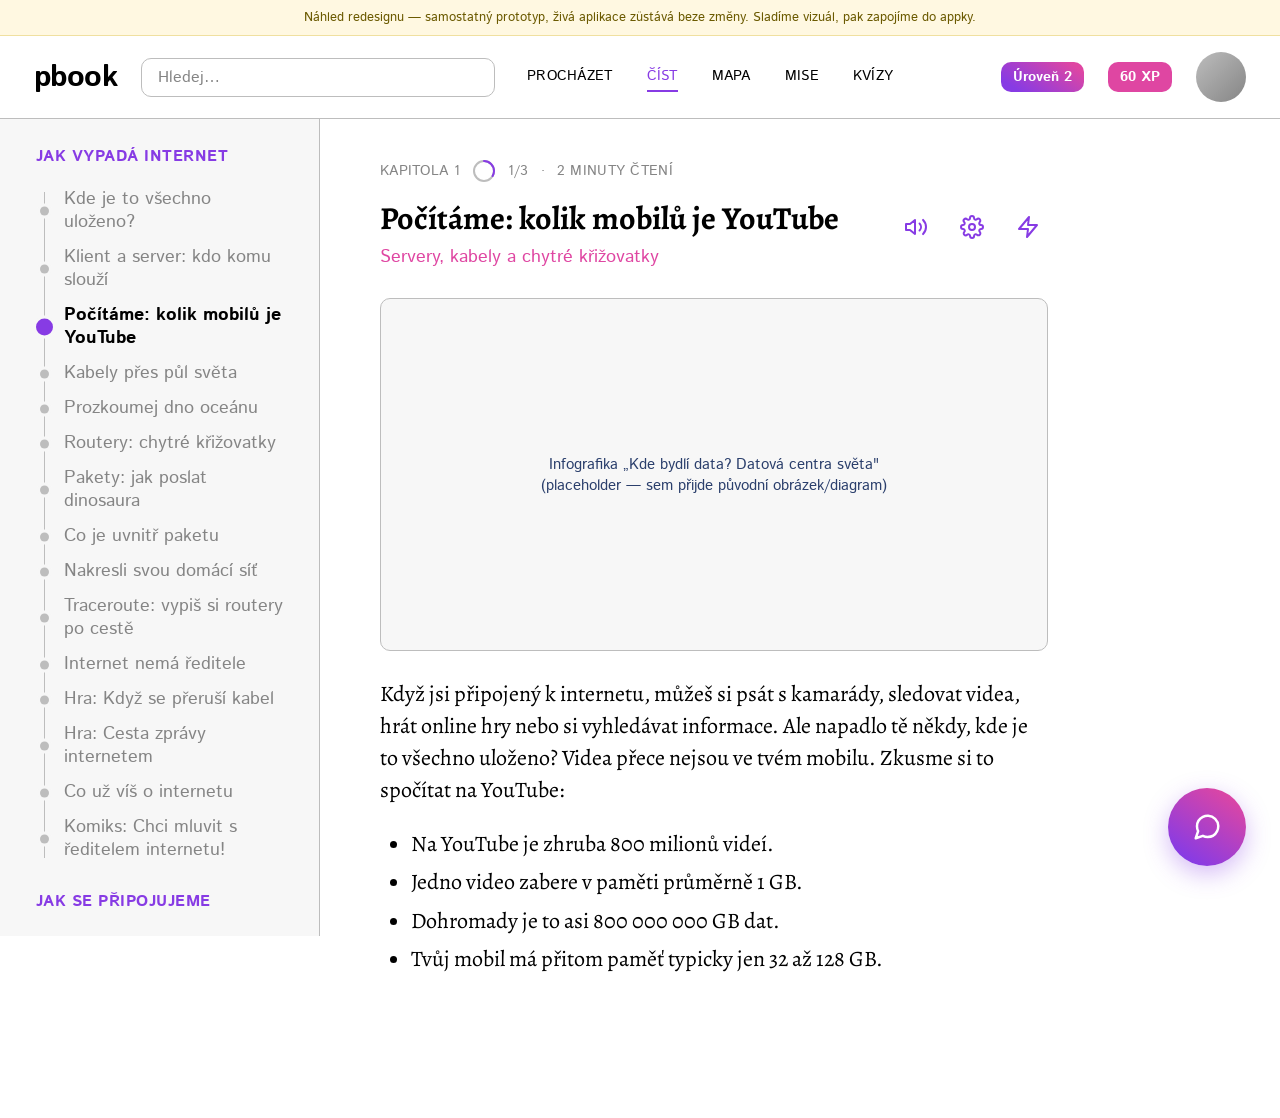
<file: redesign/reading.html>
<!DOCTYPE html>
<html lang="cs">
<head>
<meta charset="utf-8">
<meta name="viewport" content="width=device-width, initial-scale=1, viewport-fit=cover">
<title>pbook — redesign (náhled čtecí stránky)</title>
<meta name="robots" content="noindex">
<!-- Fonty z Figmy: Alegreya (serif, obsah) + Istok Web (sans, UI). latin-ext kvůli češtině, font-display: swap. -->
<link rel="preconnect" href="https://fonts.googleapis.com">
<link rel="preconnect" href="https://fonts.gstatic.com" crossorigin>
<link href="https://fonts.googleapis.com/css2?family=Alegreya:ital,wght@0,400;0,500;0,700;0,800&family=Istok+Web:wght@400;700&display=swap&subset=latin-ext" rel="stylesheet">
<style>
/* =========================================================================
   pbook redesign — design tokeny z Figmy (file 01yQTQ2aTXKf9f8T41sz31, frame 1:2)
   Náhledová stránka. NEZASAHUJE do živé aplikace — čistě vizuální prototyp,
   na kterém sladíme grafiku, než ji zapojíme do js/app.js.
   ========================================================================= */
:root {
  /* Barvy */
  --pb-white:      #FFFFFF;
  --pb-grey5:      #F7F7F7;   /* pozadí sidebaru */
  --pb-grey25:     #BDBDBD;   /* neaktivní tečky, jemné bordery */
  --pb-grey50:     #858585;   /* sekundární / meta text (jen ≥14px allcaps) */
  --pb-grey50-aa:  #6B6B6B;   /* tmavší varianta pro delší sekundární text (WCAG AA ~5:1) */
  --pb-black:      #000000;
  --pb-pink:       #DF46A2;   /* akcent: podtitul, XP, kvíz */
  --pb-violet:     #873BE4;   /* akcent: TOC nadpisy, aktivní TOC, Úroveň */
  --pb-dark-blue:  #2B3F6C;   /* doplňkový akcent (infografiky) */

  /* Gradienty (odečteno z Figma design contextu) */
  --pb-gradient-1:     linear-gradient(34deg, #873BE4 15%, #DF46A2 89%);      /* FAB, pilulky */
  --pb-gradient-light: linear-gradient(43deg, #EFE3FF 15%, #FFE4F5 89%);      /* karta kvízu */

  /* Typografie */
  --pb-serif: 'Alegreya', Georgia, 'Times New Roman', serif;
  --pb-sans:  'Istok Web', -apple-system, BlinkMacSystemFont, 'Segoe UI', Roboto, sans-serif;

  /* Rozměry (z Figmy) */
  --pb-topbar-h: 83px;
  --pb-sidebar-w: 537px;
  --pb-content-w: 668px;
  --pb-radius: 10px;
  --pb-radius-lg: 14px;
}

* { box-sizing: border-box; }
html, body { margin: 0; padding: 0; }
body {
  font-family: var(--pb-sans);
  color: var(--pb-black);
  background: var(--pb-white);
  -webkit-font-smoothing: antialiased;
}

/* ============================== TOP BAR ============================== */
.pb-topbar {
  position: sticky; top: 0; z-index: 50;
  height: var(--pb-topbar-h);
  background: var(--pb-white);
  border-bottom: 1px solid var(--pb-grey25);
  display: flex; align-items: center;
  gap: 24px;
  padding: 0 34px;
}
.pb-logo {
  font-family: var(--pb-sans);
  font-weight: 700;
  font-size: 30px;
  letter-spacing: -0.02em;
  color: var(--pb-black);
  text-decoration: none;
  flex: 0 0 auto;
}
.pb-search {
  flex: 0 1 354px;
  height: 39px;
  border: 1px solid var(--pb-grey25);
  border-radius: var(--pb-radius);
  padding: 0 16px;
  font-family: var(--pb-sans);
  font-size: 16px;
  color: var(--pb-black);
  background: var(--pb-white);
}
.pb-search::placeholder { color: var(--pb-grey50); }
.pb-nav {
  display: flex; gap: 34px; align-items: center;
  margin-left: 8px;
}
.pb-nav a {
  font-family: var(--pb-sans);
  font-size: 14px;
  text-transform: uppercase;
  letter-spacing: 0.02em;
  color: var(--pb-black);
  text-decoration: none;
  padding: 4px 0;
  border-bottom: 2px solid transparent;
  transition: color .15s, border-color .15s;
}
.pb-nav a:hover { color: var(--pb-violet); }
.pb-nav a.active { color: var(--pb-violet); border-bottom-color: var(--pb-violet); }
.pb-spacer { flex: 1 1 auto; }
.pb-pill {
  font-family: var(--pb-sans);
  font-weight: 700;
  font-size: 14px;
  color: var(--pb-white);
  border-radius: var(--pb-radius);
  padding: 5px 12px;
  white-space: nowrap;
}
.pb-pill--level { background: var(--pb-gradient-1); }
.pb-pill--xp    { background: var(--pb-pink); }
.pb-avatar {
  width: 50px; height: 50px; border-radius: 50%;
  background: linear-gradient(135deg, #BDBDBD, #858585);
  flex: 0 0 auto;
  border: none;
}

/* ============================== LAYOUT ============================== */
.pb-shell {
  display: grid;
  grid-template-columns: var(--pb-sidebar-w) 1fr;
  align-items: start;
}
@media (max-width: 1280px) { .pb-shell { grid-template-columns: 320px 1fr; } }

/* ============================== SIDEBAR ============================== */
.pb-sidebar {
  position: sticky; top: var(--pb-topbar-h);
  height: calc(100vh - var(--pb-topbar-h));
  overflow-y: auto;
  background: var(--pb-grey5);
  border-right: 1px solid var(--pb-grey25);
  padding: 26px 36px 32px;
}
.pb-toc-chapter {
  font-family: var(--pb-sans);
  font-size: 16px;
  text-transform: uppercase;
  letter-spacing: 0.03em;
  color: var(--pb-violet);
  margin: 22px 0 14px;
}
.pb-toc-chapter:first-child { margin-top: 0; }
.pb-toc {
  list-style: none; margin: 0; padding: 0;
  position: relative;
}
/* svislá timeline linka */
.pb-toc::before {
  content: ""; position: absolute;
  left: 8px; top: 10px; bottom: 10px;
  width: 1px; background: var(--pb-grey25);
}
.pb-toc li { position: relative; padding: 6px 0 6px 28px; }
.pb-toc li::before {
  content: ""; position: absolute;
  left: 4px; top: 50%; transform: translateY(-50%);
  width: 9px; height: 9px; border-radius: 50%;
  background: var(--pb-grey25);
  box-shadow: 0 0 0 3px var(--pb-grey5);
}
.pb-toc a {
  font-family: var(--pb-sans);
  font-size: 18px;
  color: var(--pb-grey50);
  text-decoration: none;
  line-height: 1.25;
  transition: color .15s;
}
.pb-toc a:hover { color: var(--pb-violet); }
.pb-toc li.active::before {
  width: 17px; height: 17px;
  left: 0;
  background: var(--pb-violet);
}
.pb-toc li.active { padding-left: 28px; }
.pb-toc li.active a { color: var(--pb-black); font-weight: 700; }

/* karta Rychlý kvíz */
.pb-quiz {
  margin-top: 30px;
  background: var(--pb-gradient-light);
  border: 1px solid var(--pb-white);
  border-radius: var(--pb-radius);
  padding: 22px 24px 20px;
}
.pb-quiz__label {
  font-family: var(--pb-sans);
  font-size: 14px; text-transform: uppercase;
  letter-spacing: 0.04em; color: var(--pb-pink);
  margin: 0 0 10px;
}
.pb-quiz__q {
  font-family: var(--pb-serif);
  font-weight: 700; font-size: 25px;
  color: var(--pb-black);
  margin: 0 0 18px; line-height: 1.15;
}
.pb-quiz__form {
  display: flex; align-items: center; gap: 8px;
  background: var(--pb-white);
  border-radius: var(--pb-radius);
  padding: 6px 6px 6px 16px;
}
.pb-quiz__form input {
  flex: 1; border: none; outline: none; background: transparent;
  font-family: var(--pb-sans); font-size: 16px;
}
.pb-quiz__send {
  width: 30px; height: 30px; border-radius: var(--pb-radius);
  background: var(--pb-pink); border: none; cursor: pointer;
  display: grid; place-items: center; flex: 0 0 auto;
}

/* ============================== ČLÁNEK ============================== */
.pb-article {
  padding: 40px 60px 120px;
  max-width: calc(var(--pb-content-w) + 120px);
}
.pb-meta {
  display: flex; align-items: center; gap: 12px;
  font-family: var(--pb-sans); font-size: 14px;
  text-transform: uppercase; color: var(--pb-grey50);
  letter-spacing: 0.02em;
  margin-bottom: 18px;
}
.pb-progress-ring { display: inline-flex; }
.pb-article__head { display: flex; align-items: flex-start; gap: 20px; }
.pb-article__titles { flex: 1; min-width: 0; }
.pb-h1 {
  font-family: var(--pb-serif);
  font-weight: 700; font-size: 32px;
  color: var(--pb-black); margin: 0 0 8px; line-height: 1.1;
}
.pb-subtitle {
  font-family: var(--pb-sans); font-size: 18px;
  color: var(--pb-pink); margin: 0;
}
.pb-actions { display: flex; gap: 16px; padding-top: 6px; }
.pb-action {
  width: 40px; height: 40px; border-radius: 50%;
  border: none; background: transparent; cursor: pointer;
  color: var(--pb-violet);
  display: grid; place-items: center;
  transition: background .15s;
}
.pb-action:hover { background: rgba(135,59,228,.1); }
.pb-action svg { width: 24px; height: 24px; }

.pb-figure {
  margin: 28px 0;
  border: 1px solid var(--pb-grey25);
  border-radius: var(--pb-radius);
  background: var(--pb-grey5);
  aspect-ratio: 668 / 353;
  display: grid; place-items: center;
  color: var(--pb-dark-blue);
  font-family: var(--pb-sans); font-size: 15px;
  text-align: center;
}
.pb-body {
  font-family: var(--pb-serif);
  font-size: 22px; line-height: 1.45;
  color: var(--pb-black);
  max-width: var(--pb-content-w);
}
.pb-body p { margin: 0 0 1em; }
.pb-body ul { margin: 0 0 1em; padding-left: 1.4em; }
.pb-body li { margin-bottom: .3em; }

/* ============================== FAB CHATBOT ============================== */
.pb-fab {
  position: fixed; right: 34px; bottom: 34px; z-index: 60;
  width: 78px; height: 78px; border-radius: 50%;
  background: var(--pb-gradient-1);
  border: none; cursor: pointer;
  display: grid; place-items: center;
  color: var(--pb-white);
  box-shadow: 0 8px 24px rgba(135,59,228,.35);
  transition: transform .15s;
}
.pb-fab:hover { transform: scale(1.06); }
.pb-fab svg { width: 30px; height: 30px; }

/* Náhledová lišta nahoře stránky (jen pro tento prototyp) */
.pb-note {
  background: #FFF8E1; border-bottom: 1px solid #F0E0A0;
  font-family: var(--pb-sans); font-size: 13px; color: #6B5A00;
  padding: 8px 34px; text-align: center;
}
</style>
</head>
<body>

<div class="pb-note">Náhled redesignu — samostatný prototyp, živá aplikace zůstává beze změny. Sladíme vizuál, pak zapojíme do appky.</div>

<!-- ============================== TOP BAR ============================== -->
<header class="pb-topbar">
  <a href="#" class="pb-logo">pbook</a>
  <input class="pb-search" type="search" placeholder="Hledej…" aria-label="Hledat">
  <nav class="pb-nav" aria-label="Hlavní menu">
    <a href="#">Procházet</a>
    <a href="#" class="active">Číst</a>
    <a href="#">Mapa</a>
    <a href="#">Mise</a>
    <a href="#">Kvízy</a>
  </nav>
  <span class="pb-spacer"></span>
  <span class="pb-pill pb-pill--level">Úroveň 2</span>
  <span class="pb-pill pb-pill--xp">60 XP</span>
  <button class="pb-avatar" aria-label="Profil"></button>
</header>

<!-- ============================== LAYOUT ============================== -->
<div class="pb-shell">

  <!-- SIDEBAR -->
  <aside class="pb-sidebar">
    <nav aria-label="Obsah">
      <h2 class="pb-toc-chapter">Jak vypadá internet</h2>
      <ul class="pb-toc">
        <li><a href="#">Kde je to všechno uloženo?</a></li>
        <li><a href="#">Klient a server: kdo komu slouží</a></li>
        <li class="active"><a href="#" aria-current="true">Počítáme: kolik mobilů je YouTube</a></li>
        <li><a href="#">Kabely přes půl světa</a></li>
        <li><a href="#">Prozkoumej dno oceánu</a></li>
        <li><a href="#">Routery: chytré křižovatky</a></li>
        <li><a href="#">Pakety: jak poslat dinosaura</a></li>
        <li><a href="#">Co je uvnitř paketu</a></li>
        <li><a href="#">Nakresli svou domácí síť</a></li>
        <li><a href="#">Traceroute: vypiš si routery po cestě</a></li>
        <li><a href="#">Internet nemá ředitele</a></li>
        <li><a href="#">Hra: Když se přeruší kabel</a></li>
        <li><a href="#">Hra: Cesta zprávy internetem</a></li>
        <li><a href="#">Co už víš o internetu</a></li>
        <li><a href="#">Komiks: Chci mluvit s ředitelem internetu!</a></li>
      </ul>

      <h2 class="pb-toc-chapter">Jak se připojujeme</h2>
      <ul class="pb-toc">
        <li><a href="#">Wi-Fi a router: odkud se bere signál</a></li>
        <li><a href="#">Přenosová rychlost, ping a jitter</a></li>
      </ul>
    </nav>

    <!-- Karta Rychlý kvíz -->
    <section class="pb-quiz" aria-label="Rychlý kvíz">
      <p class="pb-quiz__label">Rychlý kvíz</p>
      <h3 class="pb-quiz__q">Kolik mobilů je YouTube?</h3>
      <form class="pb-quiz__form" onsubmit="return false">
        <input type="text" placeholder="Tvoje odpověď…" aria-label="Odpověď na kvíz">
        <button class="pb-quiz__send" aria-label="Odeslat odpověď">
          <svg viewBox="0 0 24 24" width="18" height="18" fill="none" stroke="#fff" stroke-width="2" stroke-linecap="round" stroke-linejoin="round"><line x1="22" y1="2" x2="11" y2="13"></line><polygon points="22 2 15 22 11 13 2 9 22 2"></polygon></svg>
        </button>
      </form>
    </section>
  </aside>

  <!-- ČLÁNEK -->
  <main class="pb-article">
    <div class="pb-meta">
      <span>Kapitola 1</span>
      <span class="pb-progress-ring" aria-label="Článek 1 ze 3">
        <svg width="24" height="24" viewBox="0 0 24 24">
          <circle cx="12" cy="12" r="10" fill="none" stroke="#BDBDBD" stroke-width="2"></circle>
          <circle cx="12" cy="12" r="10" fill="none" stroke="#873BE4" stroke-width="2"
                  stroke-dasharray="62.8" stroke-dashoffset="41.9" transform="rotate(-90 12 12)" stroke-linecap="round"></circle>
        </svg>
      </span>
      <span>1/3</span>
      <span>·</span>
      <span>2 minuty čtení</span>
    </div>

    <div class="pb-article__head">
      <div class="pb-article__titles">
        <h1 class="pb-h1">Počítáme: kolik mobilů je YouTube</h1>
        <p class="pb-subtitle">Servery, kabely a chytré křižovatky</p>
      </div>
      <div class="pb-actions">
        <!-- Audio verze -->
        <button class="pb-action" aria-label="Přehrát audioverzi" title="Audioverze">
          <svg viewBox="0 0 24 24" fill="none" stroke="currentColor" stroke-width="2" stroke-linecap="round" stroke-linejoin="round"><polygon points="11 5 6 9 2 9 2 15 6 15 11 19 11 5"></polygon><path d="M15.54 8.46a5 5 0 0 1 0 7.07"></path><path d="M19.07 4.93a10 10 0 0 1 0 14.14"></path></svg>
        </button>
        <!-- Fasety -->
        <button class="pb-action" aria-label="Nastavení hloubky a vizuálnosti (fasety)" title="Fasety">
          <svg viewBox="0 0 24 24" fill="none" stroke="currentColor" stroke-width="2" stroke-linecap="round" stroke-linejoin="round"><circle cx="12" cy="12" r="3"></circle><path d="M19.4 15a1.65 1.65 0 0 0 .33 1.82l.06.06a2 2 0 1 1-2.83 2.83l-.06-.06a1.65 1.65 0 0 0-1.82-.33 1.65 1.65 0 0 0-1 1.51V21a2 2 0 0 1-4 0v-.09A1.65 1.65 0 0 0 9 19.4a1.65 1.65 0 0 0-1.82.33l-.06.06a2 2 0 1 1-2.83-2.83l.06-.06a1.65 1.65 0 0 0 .33-1.82 1.65 1.65 0 0 0-1.51-1H3a2 2 0 0 1 0-4h.09A1.65 1.65 0 0 0 4.6 9a1.65 1.65 0 0 0-.33-1.82l-.06-.06a2 2 0 1 1 2.83-2.83l.06.06a1.65 1.65 0 0 0 1.82.33H9a1.65 1.65 0 0 0 1-1.51V3a2 2 0 0 1 4 0v.09a1.65 1.65 0 0 0 1 1.51 1.65 1.65 0 0 0 1.82-.33l.06-.06a2 2 0 1 1 2.83 2.83l-.06.06a1.65 1.65 0 0 0-.33 1.82V9a1.65 1.65 0 0 0 1.51 1H21a2 2 0 0 1 0 4h-.09a1.65 1.65 0 0 0-1.51 1z"></path></svg>
        </button>
        <!-- Chci vědět víc -->
        <button class="pb-action" aria-label="Chci vědět víc — hlubší verze článku" title="Chci vědět víc">
          <svg viewBox="0 0 24 24" fill="none" stroke="currentColor" stroke-width="2" stroke-linecap="round" stroke-linejoin="round"><polygon points="13 2 3 14 12 14 11 22 21 10 12 10 13 2"></polygon></svg>
        </button>
      </div>
    </div>

    <div class="pb-figure">Infografika „Kde bydlí data? Datová centra světa"<br>(placeholder — sem přijde původní obrázek/diagram)</div>

    <div class="pb-body">
      <p>Když jsi připojený k internetu, můžeš si psát s kamarády, sledovat videa, hrát online hry nebo si vyhledávat informace. Ale napadlo tě někdy, kde je to všechno uloženo? Videa přece nejsou ve tvém mobilu. Zkusme si to spočítat na YouTube:</p>
      <ul>
        <li>Na YouTube je zhruba 800 milionů videí.</li>
        <li>Jedno video zabere v paměti průměrně 1 GB.</li>
        <li>Dohromady je to asi 800 000 000 GB dat.</li>
        <li>Tvůj mobil má přitom paměť typicky jen 32 až 128 GB.</li>
      </ul>
    </div>
  </main>
</div>

<!-- FAB CHATBOT -->
<button class="pb-fab" aria-label="Otevřít chatbota">
  <svg viewBox="0 0 24 24" fill="none" stroke="currentColor" stroke-width="2" stroke-linecap="round" stroke-linejoin="round"><path d="M21 11.5a8.38 8.38 0 0 1-.9 3.8 8.5 8.5 0 0 1-7.6 4.7 8.38 8.38 0 0 1-3.8-.9L3 21l1.9-5.7a8.38 8.38 0 0 1-.9-3.8 8.5 8.5 0 0 1 4.7-7.6 8.38 8.38 0 0 1 3.8-.9h.5a8.48 8.48 0 0 1 8 8v.5z"></path></svg>
</button>

</body>
</html>
</file>
